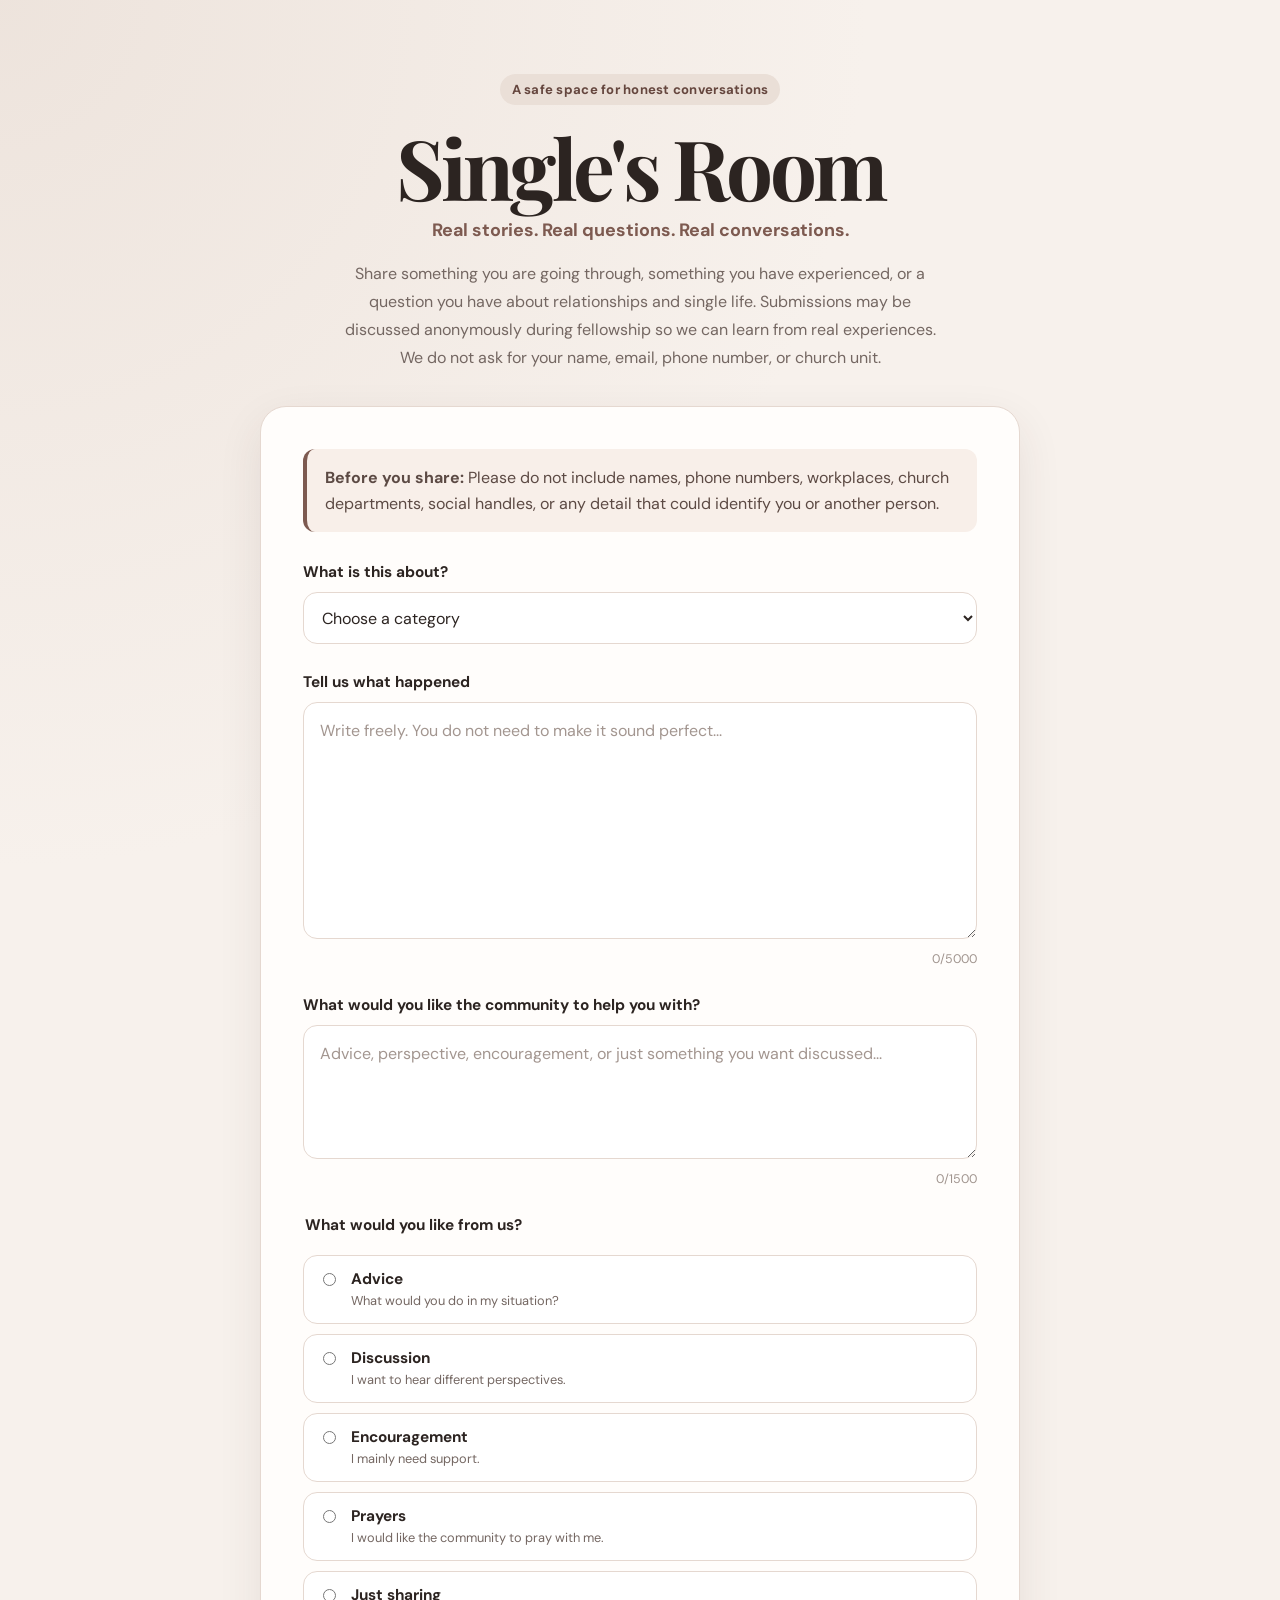
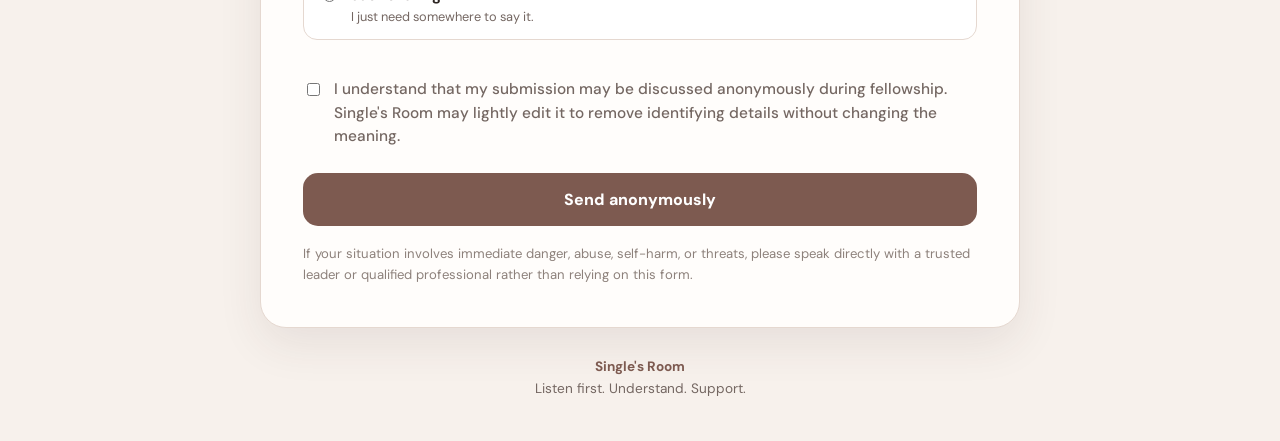
<file: index.html>
<!DOCTYPE html>
<html lang="en">
<head>
  <meta charset="UTF-8" />
  <meta name="viewport" content="width=device-width, initial-scale=1.0" />
  <meta name="theme-color" content="#7d5a50" />
  <meta name="description" content="Single's Room — a safe space for real stories, real questions and real conversations." />
  <title>Single's Room</title>
  <link rel="preconnect" href="https://fonts.googleapis.com">
  <link rel="preconnect" href="https://fonts.gstatic.com" crossorigin>
  <link href="https://fonts.googleapis.com/css2?family=DM+Sans:wght@400;500;600;700&family=Playfair+Display:wght@600;700&display=swap" rel="stylesheet">
  <link rel="stylesheet" href="style.css" />
</head>
<body>
  <main class="page-shell">
    <section class="hero">
      <div class="badge">A safe space for honest conversations</div>
      <h1>Single's Room</h1>
      <p class="tagline">Real stories. Real questions. Real conversations.</p>
      <p class="intro">
        Share something you are going through, something you have experienced,
        or a question you have about relationships and single life.
        Submissions may be discussed anonymously during fellowship so we can learn from real experiences.
        We do not ask for your name, email, phone number, or church unit.
      </p>
    </section>

    <section class="card">
      <div class="privacy-note">
        <strong>Before you share:</strong>
        Please do not include names, phone numbers, workplaces, church departments,
        social handles, or any detail that could identify you or another person.
      </div>

      <form action="https://formsubmit.co/scottieharvey731@gmail.com" method="POST">
        <input type="hidden" name="_subject" value="New Single's Room Submission">
        <input type="hidden" name="_template" value="table">
        <input type="hidden" name="_captcha" value="false">
        <input type="hidden" name="_next" value="https://kayefi737.github.io/singles-room/thank-you.html">
        <input type="text" name="_honey" class="hidden-field" tabindex="-1" autocomplete="off">

        <div class="field">
          <label for="category">What is this about?</label>
          <select id="category" name="Category" required>
            <option value="" selected disabled>Choose a category</option>
            <option>Dating</option>
            <option>Talking Stage</option>
            <option>Marriage</option>
            <option>Breakup / Heartbreak</option>
            <option>Friendship</option>
            <option>Loneliness</option>
            <option>Family Pressure</option>
            <option>Sex & Boundaries</option>
            <option>Faith & Relationships</option>
            <option>Addiction</option>
            <option>Money & Relationships</option>
            <option>Red Flags</option>
            <option>Other</option>
          </select>
        </div>

        <div class="field">
          <label for="experience">Tell us what happened</label>
          <textarea
            id="experience"
            name="Experience"
            rows="8"
            maxlength="5000"
            placeholder="Write freely. You do not need to make it sound perfect..."
            required
          ></textarea>
          <div class="counter"><span id="experienceCount">0</span>/5000</div>
        </div>

        <div class="field">
          <label for="question">What would you like the community to help you with?</label>
          <textarea
            id="question"
            name="Question"
            rows="4"
            maxlength="1500"
            placeholder="Advice, perspective, encouragement, or just something you want discussed..."
          ></textarea>
          <div class="counter"><span id="questionCount">0</span>/1500</div>
        </div>

        <fieldset class="field">
          <legend>What would you like from us?</legend>
          <label class="choice">
            <input type="radio" name="Support Requested" value="Advice" required>
            <span><strong>Advice</strong><small>What would you do in my situation?</small></span>
          </label>
          <label class="choice">
            <input type="radio" name="Support Requested" value="Discussion">
            <span><strong>Discussion</strong><small>I want to hear different perspectives.</small></span>
          </label>
          <label class="choice">
            <input type="radio" name="Support Requested" value="Encouragement">
            <span><strong>Encouragement</strong><small>I mainly need support.</small></span>
          </label>
          <label class="choice">
            <input type="radio" name="Support Requested" value="Prayers">
            <span><strong>Prayers</strong><small>I would like the community to pray with me.</small></span>
          </label>
          <label class="choice">
            <input type="radio" name="Support Requested" value="Just sharing">
            <span><strong>Just sharing</strong><small>I just need somewhere to say it.</small></span>
          </label>
        </fieldset>

        <label class="consent">
          <input type="checkbox" name="Discussion Consent" value="I agree" required>
          <span>
            I understand that my submission may be discussed anonymously during fellowship.
            Single's Room may lightly edit it to remove identifying details without changing the meaning.
          </span>
        </label>

        <button type="submit" class="submit-button">Send anonymously</button>

        <p class="form-footer">
          If your situation involves immediate danger, abuse, self-harm, or threats,
          please speak directly with a trusted leader or qualified professional rather than relying on this form.
        </p>
      </form>
    </section>

    <footer>
      <strong>Single's Room</strong>
      <span>Listen first. Understand. Support.</span>
    </footer>
  </main>

  <script src="script.js"></script>
</body>
</html>
</file>
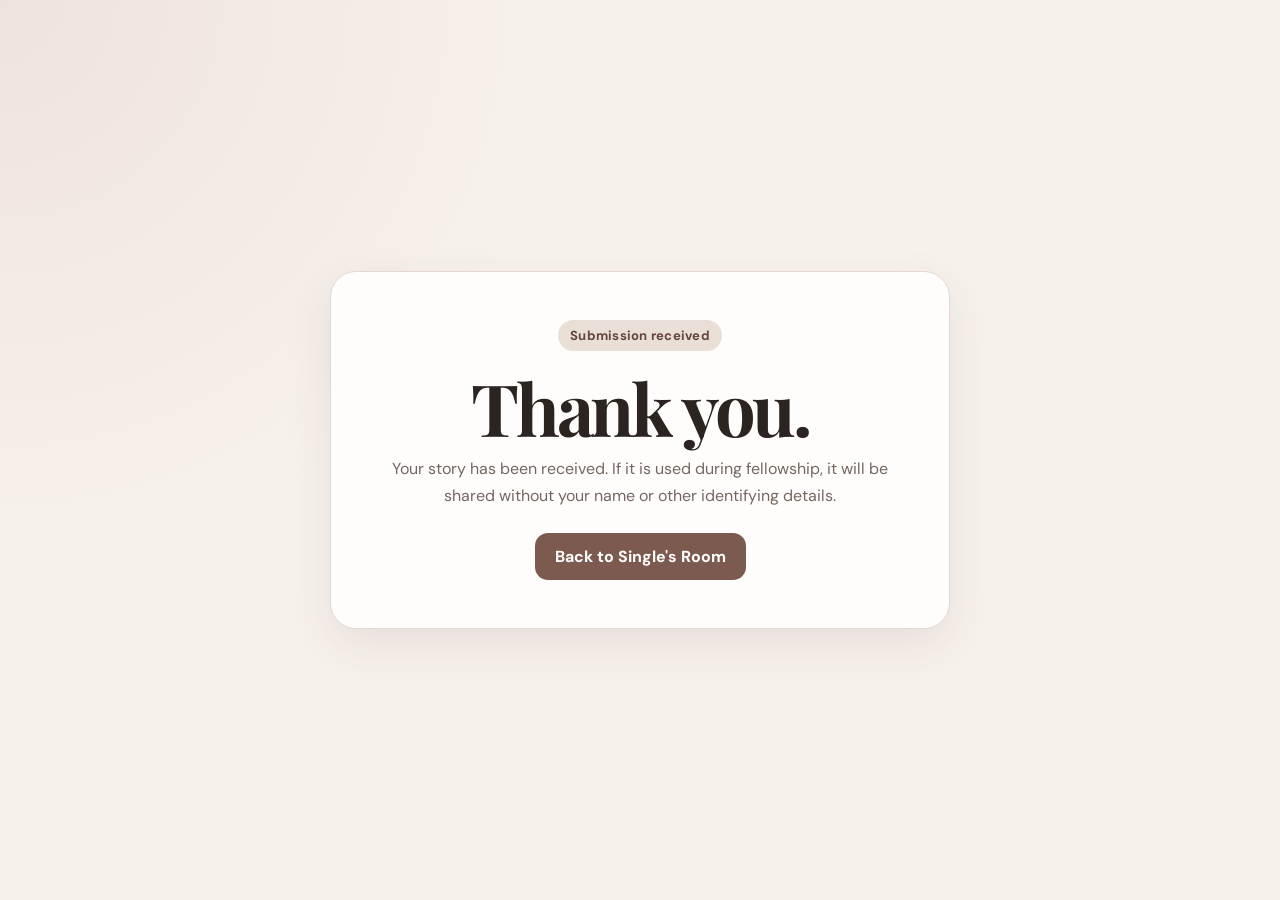
<file: thank-you.html>
<!DOCTYPE html>
<html lang="en">
<head>
  <meta charset="UTF-8" />
  <meta name="viewport" content="width=device-width, initial-scale=1.0" />
  <meta name="theme-color" content="#7d5a50" />
  <title>Thank You | Single's Room</title>
  <link rel="preconnect" href="https://fonts.googleapis.com">
  <link rel="preconnect" href="https://fonts.gstatic.com" crossorigin>
  <link href="https://fonts.googleapis.com/css2?family=DM+Sans:wght@400;500;600;700&family=Playfair+Display:wght@600;700&display=swap" rel="stylesheet">
  <link rel="stylesheet" href="style.css" />
  <style>
    .thank-you-wrap { min-height: 100vh; display: grid; place-items: center; padding: 28px; }
    .thank-you-card {
      width: min(620px, 100%); text-align: center; background: var(--surface);
      border: 1px solid var(--border); border-radius: 26px; padding: 48px 30px;
      box-shadow: var(--shadow);
    }
    .thank-you-card h1 { font-size: clamp(2.5rem, 8vw, 4.5rem); margin-bottom: 14px; }
    .thank-you-card p { color: var(--muted); line-height: 1.7; max-width: 500px; margin: 0 auto 24px; }
    .home-link {
      display: inline-block; text-decoration: none; background: var(--primary);
      color: white; padding: 13px 20px; border-radius: 13px; font-weight: 700;
    }
    .home-link:hover { background: var(--primary-dark); }
  </style>
</head>
<body>
  <main class="thank-you-wrap">
    <section class="thank-you-card">
      <div class="badge">Submission received</div>
      <h1>Thank you.</h1>
      <p>
        Your story has been received. If it is used during fellowship, it will be shared without your name
        or other identifying details.
      </p>
      <a class="home-link" href="index.html">Back to Single's Room</a>
    </section>
  </main>
</body>
</html>
</file>
<file: style.css>
:root {
  --bg: #f7f1ec;
  --surface: #fffdfb;
  --text: #2c2421;
  --muted: #746762;
  --primary: #7d5a50;
  --primary-dark: #65463e;
  --accent: #eadfd7;
  --border: #e5d8d0;
  --shadow: 0 16px 45px rgba(71, 49, 41, 0.09);
}

* {
  box-sizing: border-box;
}

html {
  scroll-behavior: smooth;
}

body {
  margin: 0;
  font-family: "DM Sans", sans-serif;
  background:
    radial-gradient(circle at top left, rgba(234,223,215,.75), transparent 36%),
    var(--bg);
  color: var(--text);
}

.page-shell {
  width: min(760px, calc(100% - 28px));
  margin: 0 auto;
  padding: 52px 0 34px;
}

.hero {
  text-align: center;
  padding: 22px 12px 34px;
}

.badge {
  display: inline-block;
  padding: 7px 12px;
  border-radius: 999px;
  background: var(--accent);
  color: var(--primary-dark);
  font-size: 0.82rem;
  font-weight: 700;
  letter-spacing: 0.02em;
}

h1 {
  font-family: "Playfair Display", serif;
  font-size: clamp(3rem, 9vw, 5.2rem);
  line-height: .95;
  margin: 22px 0 12px;
  letter-spacing: -0.045em;
}

.tagline {
  margin: 0;
  font-size: 1.12rem;
  font-weight: 700;
  color: var(--primary);
}

.intro {
  max-width: 610px;
  margin: 18px auto 0;
  color: var(--muted);
  line-height: 1.75;
}

.card {
  background: var(--surface);
  border: 1px solid var(--border);
  border-radius: 26px;
  padding: clamp(22px, 5vw, 42px);
  box-shadow: var(--shadow);
}

.privacy-note {
  background: #f8efe9;
  border-left: 4px solid var(--primary);
  border-radius: 12px;
  padding: 16px 18px;
  margin-bottom: 30px;
  line-height: 1.6;
  color: #5c4a44;
}

.field {
  border: 0;
  padding: 0;
  margin: 0 0 28px;
}

label,
legend {
  display: block;
  margin-bottom: 10px;
  font-weight: 700;
  font-size: 0.96rem;
}

select,
textarea {
  width: 100%;
  border: 1px solid var(--border);
  border-radius: 14px;
  background: #fff;
  color: var(--text);
  font: inherit;
  outline: none;
  transition: border .2s, box-shadow .2s;
}

select {
  min-height: 52px;
  padding: 0 14px;
}

textarea {
  padding: 15px 16px;
  line-height: 1.6;
  resize: vertical;
}

select:focus,
textarea:focus {
  border-color: var(--primary);
  box-shadow: 0 0 0 4px rgba(125, 90, 80, 0.10);
}

textarea::placeholder {
  color: #a39690;
}

.counter {
  margin-top: 7px;
  text-align: right;
  color: #a0948e;
  font-size: .78rem;
}

.choice {
  display: flex;
  gap: 12px;
  align-items: flex-start;
  border: 1px solid var(--border);
  border-radius: 14px;
  padding: 13px 14px;
  margin: 10px 0;
  background: #fff;
  cursor: pointer;
  transition: background .2s, border .2s, transform .15s;
}

.choice:hover {
  border-color: #cdb8ad;
  background: #fcf8f5;
  transform: translateY(-1px);
}

.choice input {
  margin-top: 4px;
  accent-color: var(--primary);
}

.choice span {
  display: grid;
  gap: 3px;
}

.choice small {
  font-weight: 400;
  color: var(--muted);
  line-height: 1.4;
}

.consent {
  display: flex;
  align-items: flex-start;
  gap: 11px;
  margin: 6px 0 24px;
  font-weight: 500;
  color: var(--muted);
  line-height: 1.55;
}

.consent input {
  margin-top: 5px;
  accent-color: var(--primary);
}

.submit-button {
  width: 100%;
  border: 0;
  border-radius: 15px;
  padding: 16px 20px;
  background: var(--primary);
  color: #fff;
  font: inherit;
  font-weight: 800;
  font-size: 1rem;
  cursor: pointer;
  transition: transform .15s, background .2s;
}

.submit-button:hover {
  background: var(--primary-dark);
  transform: translateY(-1px);
}

.submit-button:active {
  transform: translateY(0);
}

.form-footer {
  margin: 18px 0 0;
  color: #8d817b;
  font-size: .82rem;
  line-height: 1.55;
}

footer {
  text-align: center;
  padding: 30px 10px 10px;
  color: var(--muted);
  font-size: .85rem;
  display: grid;
  gap: 5px;
}

footer strong {
  color: var(--primary);
}

.hidden-field {
  display: none !important;
}

@media (max-width: 560px) {
  .page-shell {
    width: min(100% - 18px, 760px);
    padding-top: 24px;
  }

  .hero {
    padding-bottom: 24px;
  }

  .card {
    border-radius: 20px;
  }

  .intro {
    font-size: .95rem;
  }
}
</file>
